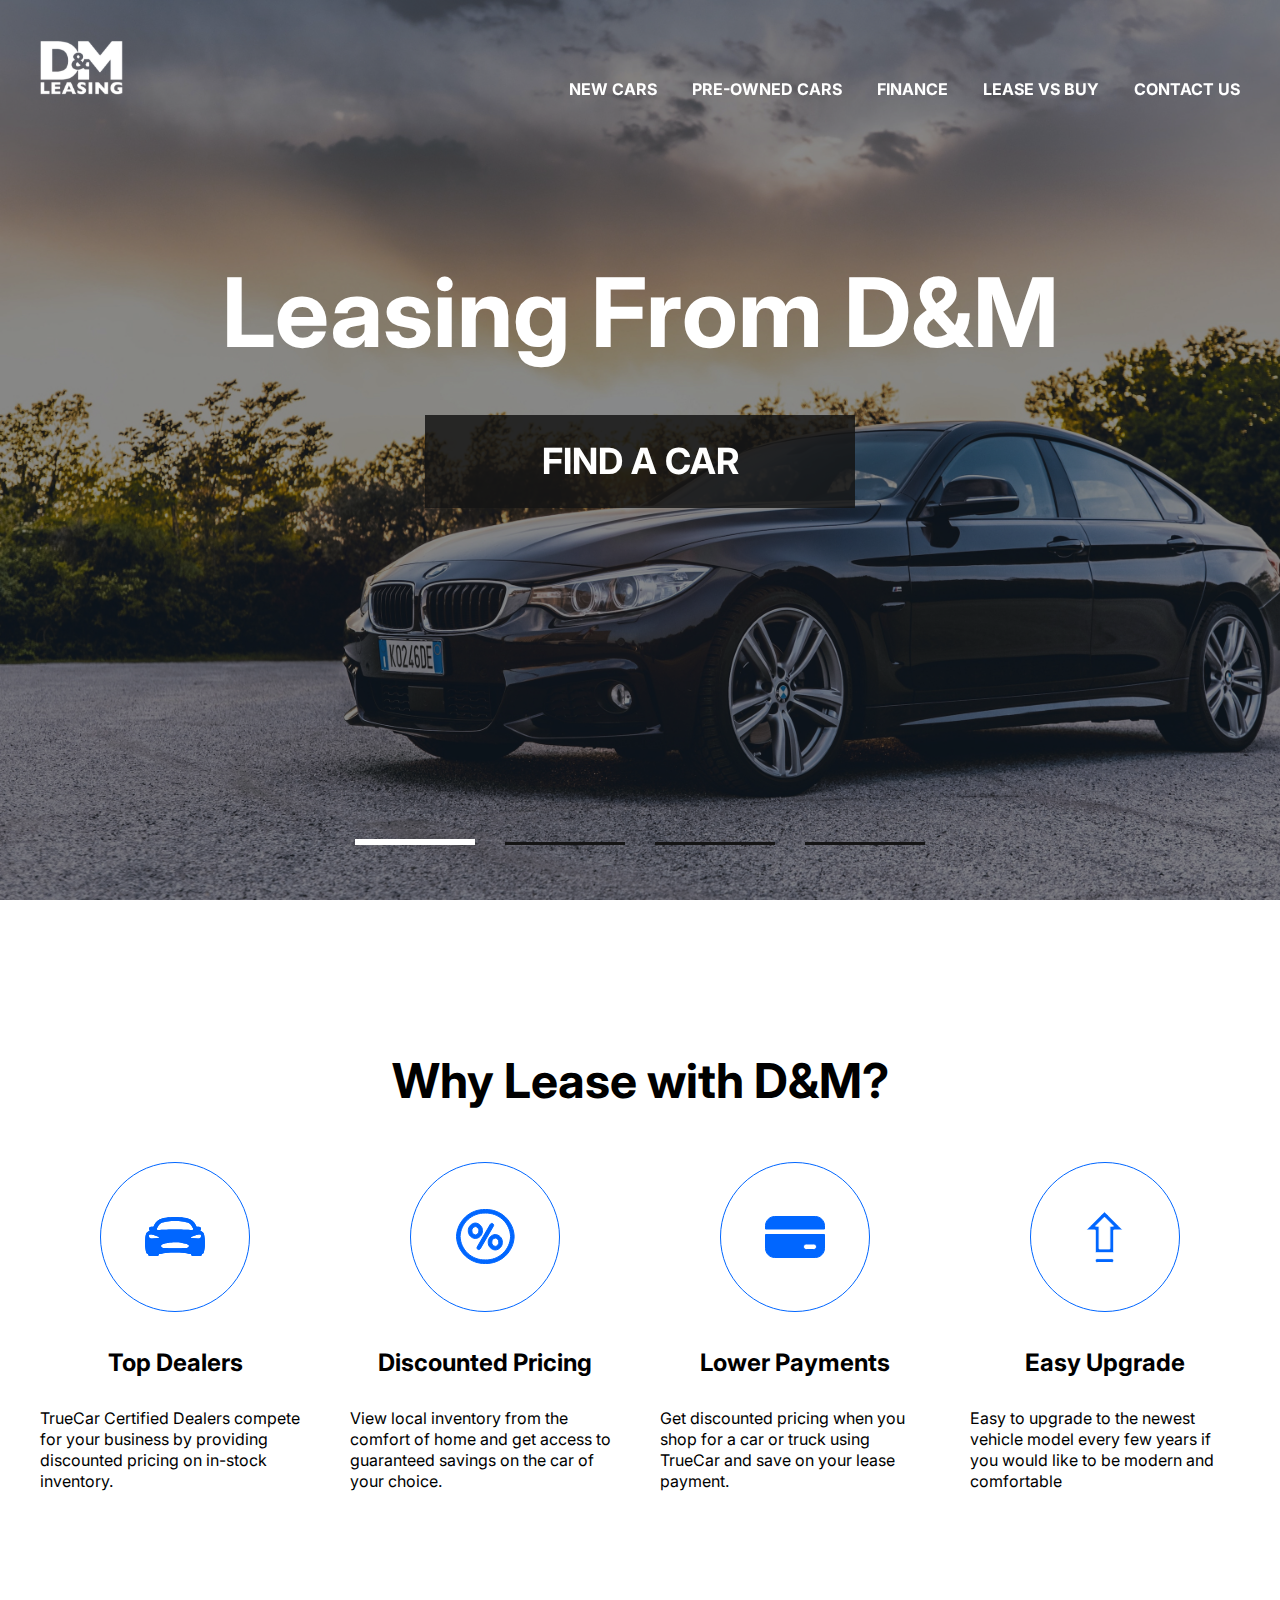
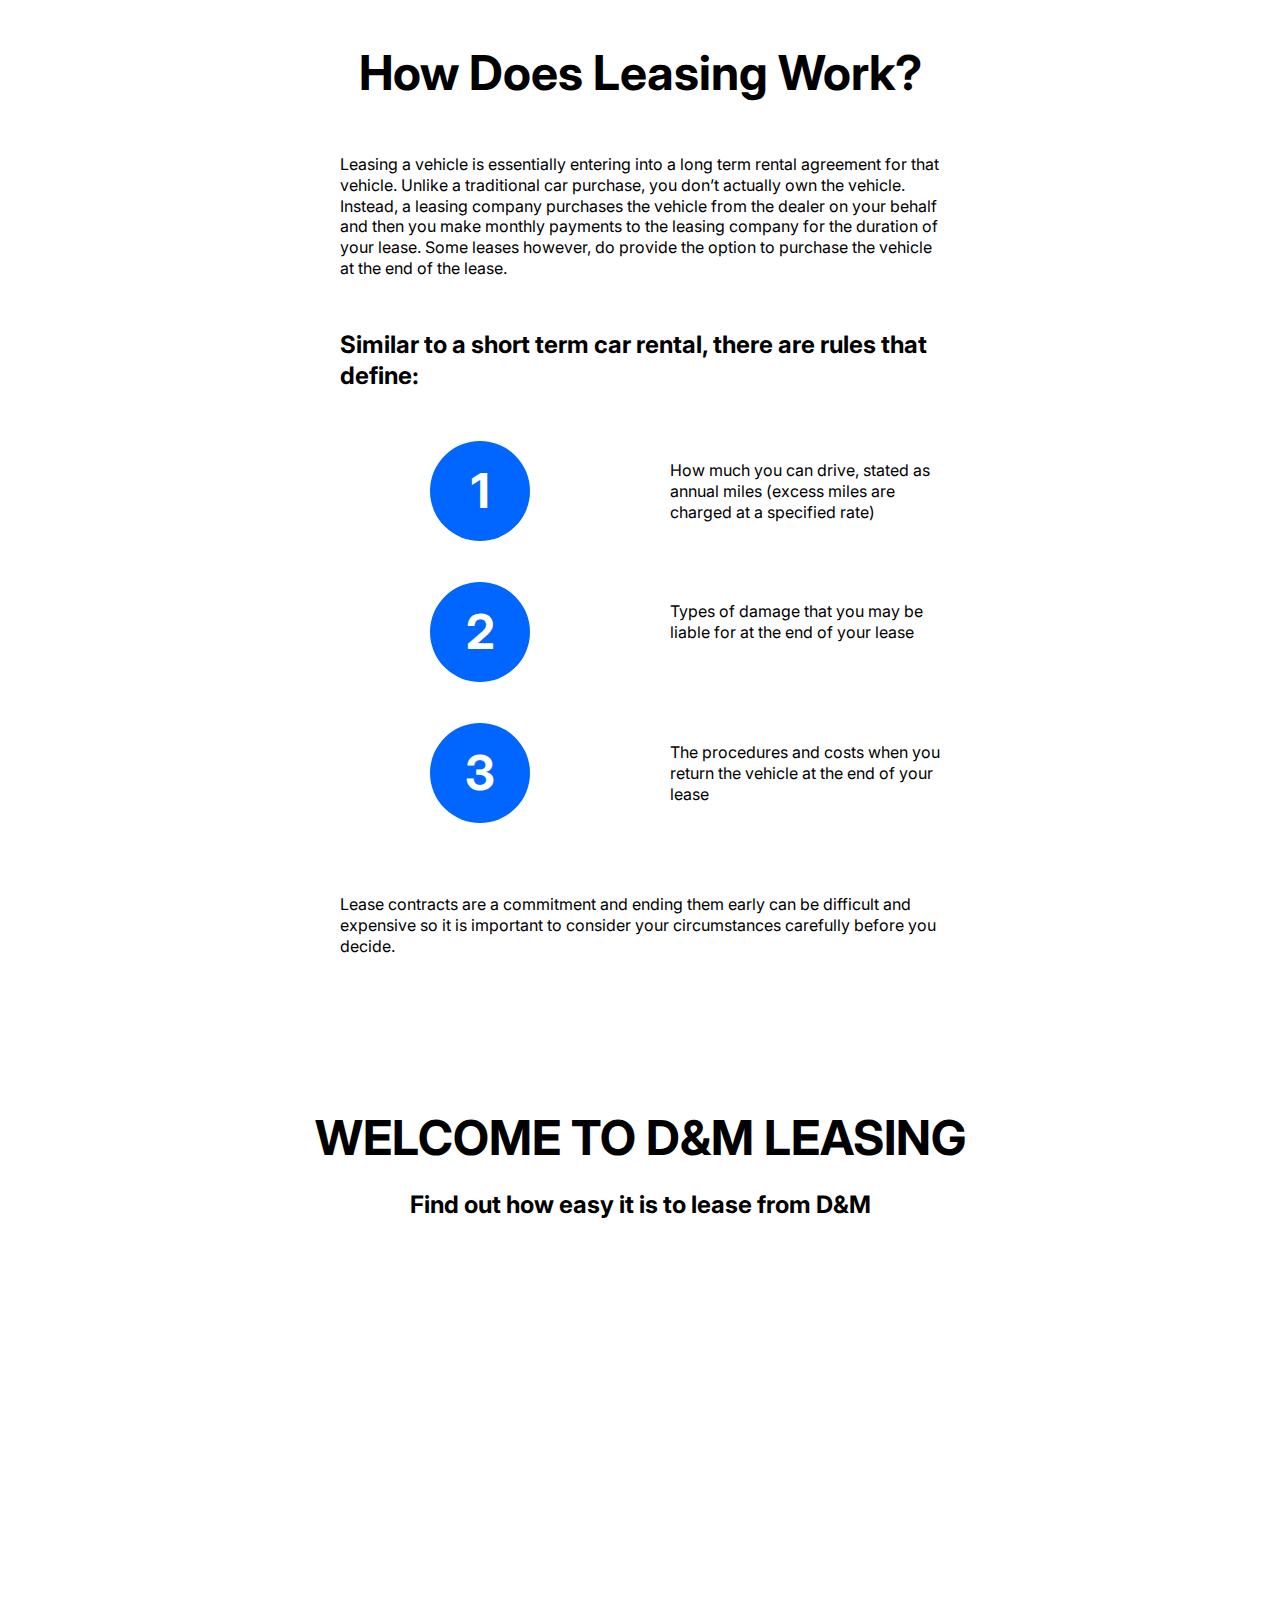
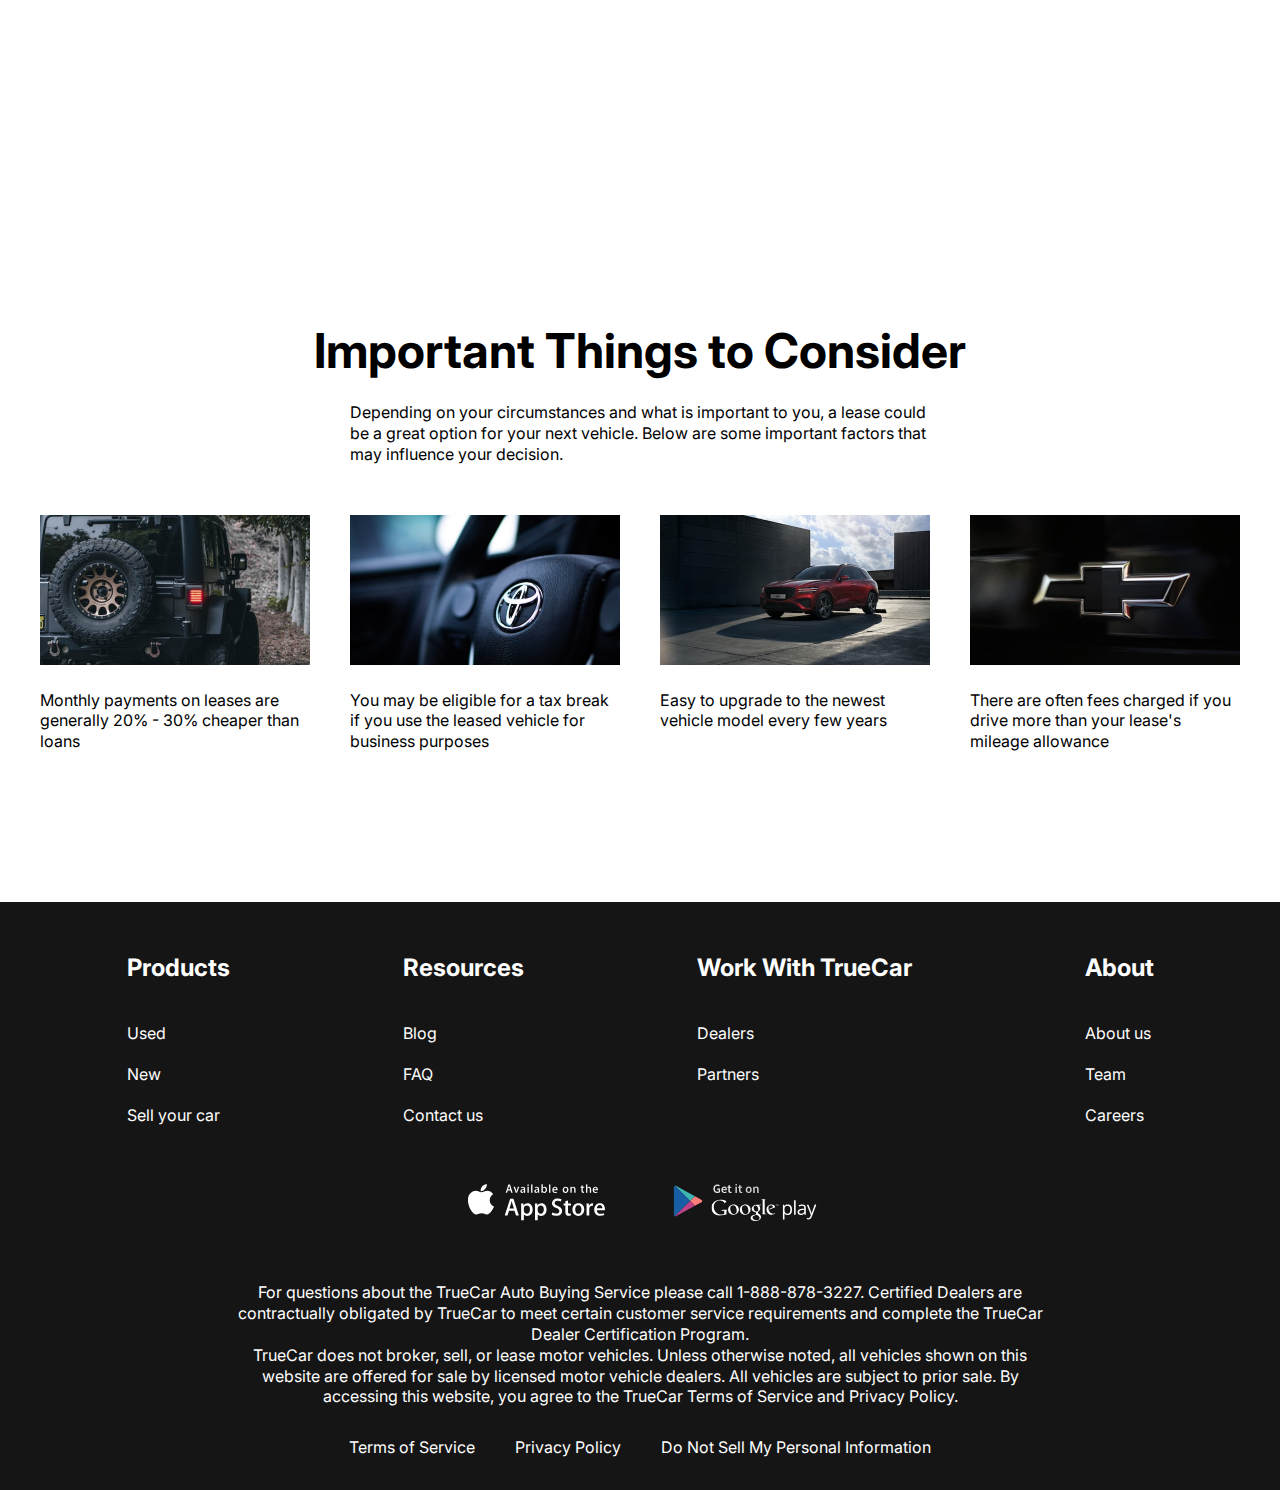
<file: index.html>
<!DOCTYPE html>
<html lang="en">
  <head>
    <meta charset="UTF-8" />
    <meta name="viewport" content="width=device-width, initial-scale=1.0" />
    <title>Document</title>
    <link rel="preconnect" href="https://fonts.googleapis.com" />
    <link rel="preconnect" href="https://fonts.gstatic.com" crossorigin />
    <link
      href="https://fonts.googleapis.com/css2?family=Inter:wght@400;700&display=swap"
      rel="stylesheet"
    />
    <link
      rel="stylesheet"
      href="https://cdn.jsdelivr.net/npm/swiper@10/swiper-bundle.min.css"
    />
    <link rel="stylesheet" href="css/style.css" />
  </head>
  <body>
    <div class="wrapper">
      <header class="header header-main">
        <div class="container">
          <div class="header__inner">
            <a class="logo" href="index.html">
              <img src="images/logo.svg" alt="" class="logo__img" />
            </a>
            <nav class="menu">
                <button class="menu__btn">
                    <span></span>
                    <span></span>
                    <span></span>
                </button>
              <ul class="menu__list">
                <li class="menu__list-item">
                  <a href="new-cars.html" class="menu__list-link">NEW CARS</a>
                </li>
                <li class="menu__list-item">
                  <a href="#" class="menu__list-link">PRE-OWNED CARS</a>
                </li>
                <li class="menu__list-item">
                  <a href="#" class="menu__list-link">FINANCE</a>
                </li>
                <li class="menu__list-item">
                  <a href="#" class="menu__list-link">LEASE VS BUY</a>
                </li>
                <li class="menu__list-item">
                  <a href="contacts.html" class="menu__list-link">CONTACT US</a>
                </li>
              </ul>
            </nav>
          </div>
        </div>
      </header>

      <main class="main">
        <section class="top">
          <div class="container">
            <h1 class="title">Leasing From D&M</h1>
            <a href="new-cars.html" class="top__link"> FIND A CAR </a>
          </div>
        </section>
        <div class="slider">
          <div class="swiper">
            <div class="swiper-wrapper">
              <div
                class="swiper-slide"
                style="background-image: url(images/slide-1.jpg)"
              ></div>
              <div
                class="swiper-slide"
                style="background-image: url(images/slide-2.jpg)"
              ></div>
              <div
                class="swiper-slide"
                style="background-image: url(images/slide-1.jpg)"
              ></div>
              <div
                class="swiper-slide"
                style="background-image: url(images/slide-2.jpg)"
              ></div>
            </div>
            <div class="swiper-pagination"></div>
          </div>
        </div>
        <section class="why-lease">
          <div class="container">
            <h2 class="section-title">Why Lease with D&M?</h2>
            <ul class="why-lease__list">
              <li class="why-lease__item">
                <img
                  src="images/why-lease-1.svg"
                  alt=""
                  class="why-lease__item-img"
                />
                <h3 class="why-lease__item-title">Top Dealers</h3>
                <p class="why-lease__item-text">
                  TrueCar Certified Dealers compete for your business by
                  providing discounted pricing on in-stock inventory.
                </p>
              </li>
              <li class="why-lease__item">
                <img
                  src="images/why-lease-2.svg"
                  alt=""
                  class="why-lease__item-img"
                />
                <h3 class="why-lease__item-title">Discounted Pricing</h3>
                <p class="why-lease__item-text">
                  View local inventory from the comfort of home and get access
                  to guaranteed savings on the car of your choice.
                </p>
              </li>
              <li class="why-lease__item">
                <img
                  src="images/why-lease-3.svg"
                  alt=""
                  class="why-lease__item-img"
                />
                <h3 class="why-lease__item-title">Lower Payments</h3>
                <p class="why-lease__item-text">
                  Get discounted pricing when you shop for a car or truck using
                  TrueCar and save on your lease payment.
                </p>
              </li>
              <li class="why-lease__item">
                <img
                  src="images/why-lease-4.svg"
                  alt=""
                  class="why-lease__item-img"
                />
                <h3 class="why-lease__item-title">Easy Upgrade</h3>
                <p class="why-lease__item-text">
                  Easy to upgrade to the newest vehicle model every few years if
                  you would like to be modern and comfortable
                </p>
              </li>
            </ul>
          </div>
        </section>
        <section class="how-does">
          <div class="container">
            <div class="how-does__inner">
              <h2 class="section-title">How Does Leasing Work?</h2>
              <p class="how-does__text">
                Leasing a vehicle is essentially entering into a long term
                rental agreement for that vehicle. Unlike a traditional car
                purchase, you don’t actually own the vehicle. Instead, a leasing
                company purchases the vehicle from the dealer on your behalf and
                then you make monthly payments to the leasing company for the
                duration of your lease. Some leases however, do provide the
                option to purchase the vehicle at the end of the lease.
              </p>
              <h4 class="how-does__title">
                Similar to a short term car rental, there are rules that define:
              </h4>
              <ol class="how-does__list">
                <li class="how-does__item">
                  How much you can drive, stated as annual miles (excess miles
                  are charged at a specified rate)
                </li>
                <li class="how-does__item">
                  Types of damage that you may be liable for at the end of your
                  lease
                </li>
                <li class="how-does__item">
                  The procedures and costs when you return the vehicle at the
                  end of your lease
                </li>
              </ol>
              <p class="how-does__text">
                Lease contracts are a commitment and ending them early can be
                difficult and expensive so it is important to consider your
                circumstances carefully before you decide.
              </p>
            </div>
          </div>
        </section>
        <section class="video">
          <div class="container">
            <h2 class="section-title video__title">WELCOME TO D&M LEASING</h2>
            <p class="video__text">Find out how easy it is to lease from D&M</p>
            <iframe
              class="video__content"
              width="1000"
              height="500"
              src="https://www.youtube.com/embed/WL2juWE-fD0?controls=0"
              title="YouTube video player"
              frameborder="0"
              allow="accelerometer; autoplay; clipboard-write; encrypted-media; gyroscope; picture-in-picture; web-share"
              allowfullscreen
            ></iframe>
          </div>
        </section>
        <section class="important">
          <div class="container">
            <h2 class="section-title important__title">
              Important Things to Consider
            </h2>
            <p class="important__text">
              Depending on your circumstances and what is important to you, a
              lease could be a great option for your next vehicle. Below are
              some important factors that may influence your decision.
            </p>
            <ul class="important__list">
              <li class="important__item">
                <img
                  src="images/imp-1.jpg"
                  alt=""
                  class="important__item-img"
                />
                <p class="important__item-text">
                  Monthly payments on leases are generally 20% - 30% cheaper
                  than loans
                </p>
              </li>
              <li class="important__item">
                <img
                  src="images/imp-2.jpg"
                  alt=""
                  class="important__item-img"
                />
                <p class="important__item-text">
                  You may be eligible for a tax break if you use the leased
                  vehicle for business purposes
                </p>
              </li>
              <li class="important__item">
                <img
                  src="images/imp-3.jpg"
                  alt=""
                  class="important__item-img"
                />
                <p class="important__item-text">
                  Easy to upgrade to the newest vehicle model every few years
                </p>
              </li>
              <li class="important__item">
                <img
                  src="images/imp-4.jpg"
                  alt=""
                  class="important__item-img"
                />
                <p class="important__item-text">
                  There are often fees charged if you drive more than your
                  lease's mileage allowance
                </p>
              </li>
            </ul>
          </div>
        </section>
      </main>
      <footer class="footer">
        <div class="container">
          <nav class="footer__menu">
            <ul class="footer__menu-list">
              <li class="footer__menu-item">
                <p href="#" class="footer__menu-title">Products</p>
              </li>
              <li class="footer__menu-item">
                <a href="#" class="footer__menu-link">Used</a>
              </li>
              <li class="footer__menu-item">
                <a href="#" class="footer__menu-link">New</a>
              </li>
              <li class="footer__menu-item">
                <a href="#" class="footer__menu-link">Sell your car</a>
              </li>
            </ul>
            <ul class="footer__menu-list">
              <li class="footer__menu-item">
                <p href="#" class="footer__menu-title">Resources</p>
              </li>
              <li class="footer__menu-item">
                <a href="#" class="footer__menu-link">Blog</a>
              </li>
              <li class="footer__menu-item">
                <a href="#" class="footer__menu-link">FAQ</a>
              </li>
              <li class="footer__menu-item">
                <a href="#" class="footer__menu-link">Contact us</a>
              </li>
            </ul>
            <ul class="footer__menu-list">
              <li class="footer__menu-item">
                <p href="#" class="footer__menu-title">Work With TrueCar</p>
              </li>
              <li class="footer__menu-item">
                <a href="#" class="footer__menu-link">Dealers</a>
              </li>
              <li class="footer__menu-item">
                <a href="#" class="footer__menu-link">Partners</a>
              </li>
            </ul>
            <ul class="footer__menu-list">
              <li class="footer__menu-item">
                <p href="#" class="footer__menu-title">About</p>
              </li>
              <li class="footer__menu-item">
                <a href="#" class="footer__menu-link">About us</a>
              </li>
              <li class="footer__menu-item">
                <a href="#" class="footer__menu-link">Team</a>
              </li>
              <li class="footer__menu-item">
                <a href="#" class="footer__menu-link">Careers</a>
              </li>
            </ul>
          </nav>
          <ul class="app">
            <li class="app__item">
              <a href="#" class="app__item-link">
                <img src="images/appstore.svg" alt="" class="app__item-img" />
              </a>
            </li>
            <li class="app__item">
              <a href="#" class="app__item-link">
                <img src="images/googleplay.svg" alt="" class="app__item-img" />
              </a>
            </li>
          </ul>
          <div class="footer__copy">
            <p class="footer__copy-text">
              For questions about the TrueCar Auto Buying Service please call
              1-888-878-3227. Certified Dealers are contractually obligated by
              TrueCar to meet certain customer service requirements and complete
              the TrueCar Dealer Certification Program.
            </p>
            <p class="footer__copy-text">
              TrueCar does not broker, sell, or lease motor vehicles. Unless
              otherwise noted, all vehicles shown on this website are offered
              for sale by licensed motor vehicle dealers. All vehicles are
              subject to prior sale. By accessing this website, you agree to the
              TrueCar Terms of Service and Privacy Policy.
            </p>
          </div>
          <nav class="copy__nav">
            <ul class="copy__nav-list">
              <li class="copy__nav-item">
                <a href="#" class="copy__nav-link"> Terms of Service </a>
              </li>
              <li class="copy__nav-item">
                Privacy Policy
                <a href="#" class="copy__nav-link"></a>
              </li>
              <li class="copy__nav-item">
                <a href="#" class="copy__nav-link"
                  >Do Not Sell My Personal Information</a
                >
              </li>
            </ul>
          </nav>
        </div>
      </footer>
    </div>
    <script src="https://cdn.jsdelivr.net/npm/swiper@10/swiper-bundle.min.js"></script>
    <script src="js/main.js"></script>
  </body>
</html>
</file>
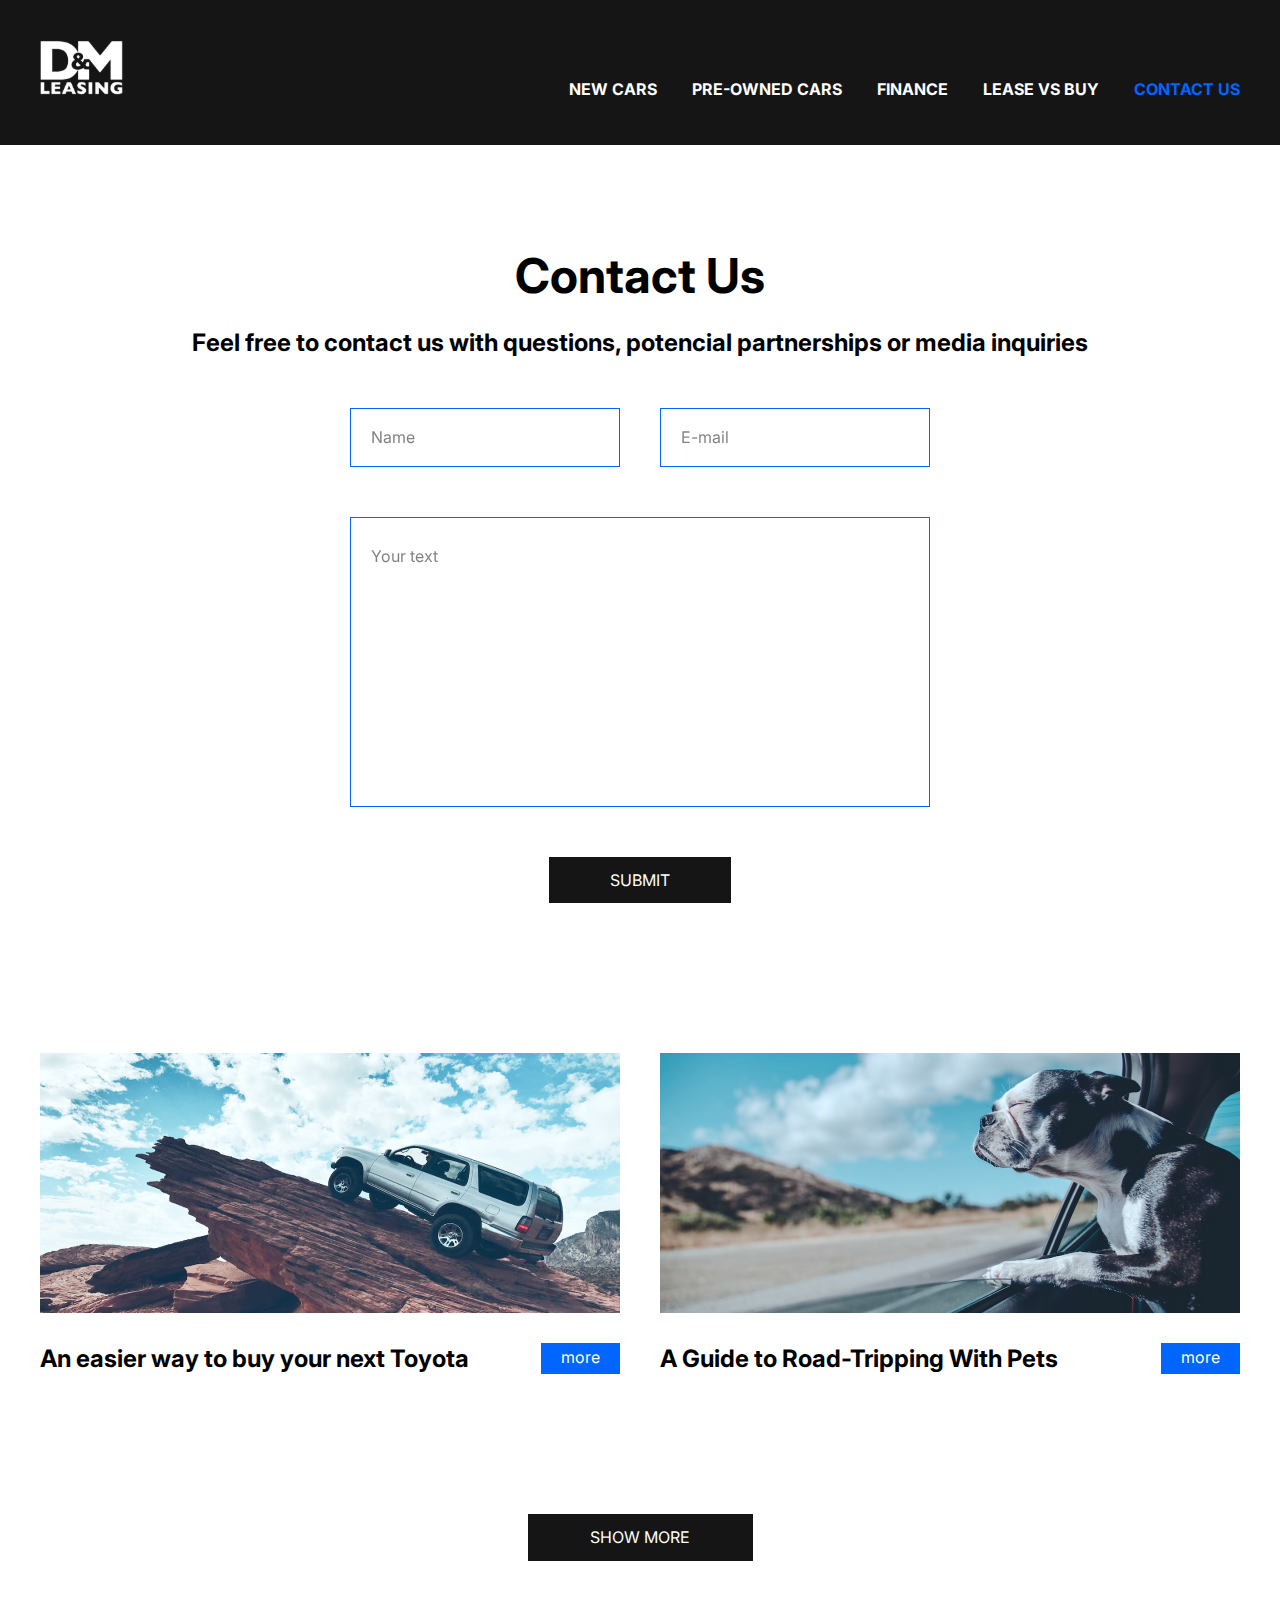
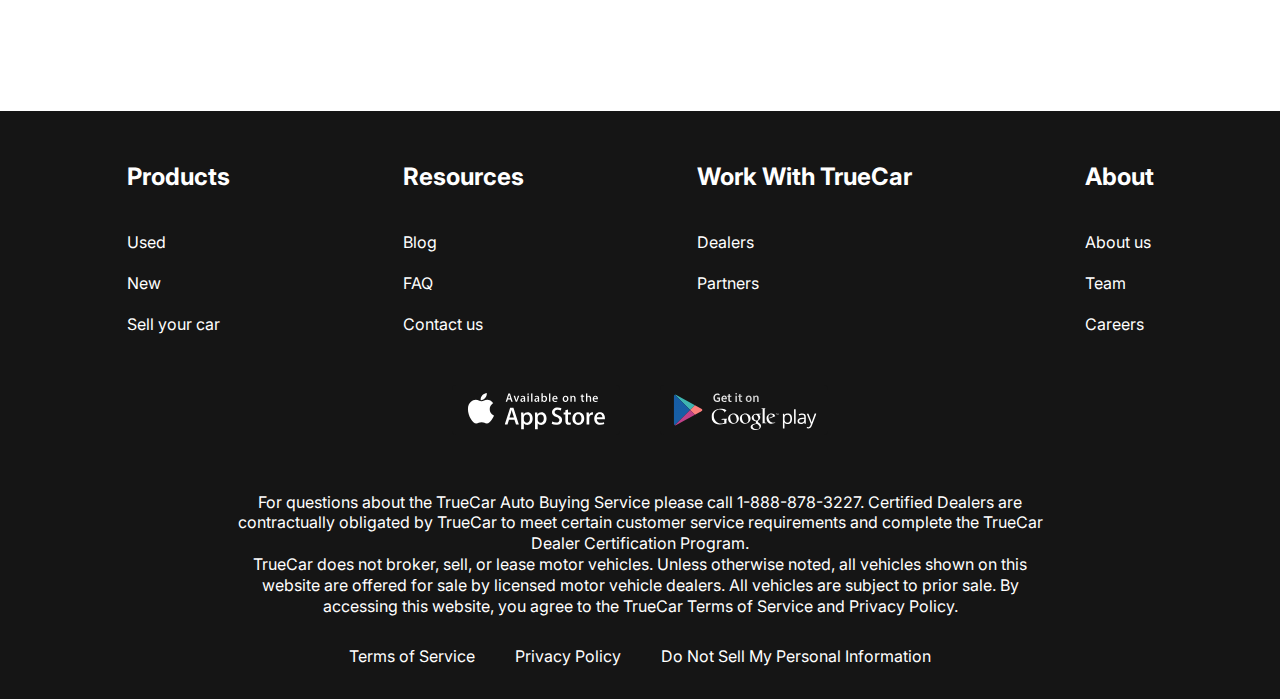
<file: contacts.html>
<!DOCTYPE html>
<html lang="en">
  <head>
    <meta charset="UTF-8" />
    <meta name="viewport" content="width=device-width, initial-scale=1.0" />
    <title>Document</title>
    <link rel="preconnect" href="https://fonts.googleapis.com" />
    <link rel="preconnect" href="https://fonts.gstatic.com" crossorigin />
    <link
      href="https://fonts.googleapis.com/css2?family=Inter:wght@400;700&display=swap"
      rel="stylesheet"
    />
    <link rel="stylesheet" href="css/style.css" />
  </head>
  <body>
    <div class="wrapper">
      <header class="header">
        <div class="container">
          <div class="header__inner">
            <a class="logo" href="index.html">
              <img src="images/logo.svg" alt="" class="logo__img" />
            </a>
            <nav class="menu">
              <button class="menu__btn">
                <span></span>
                <span></span>
                <span></span>
              </button>
              <ul class="menu__list">
                <li class="menu__list-item">
                  <a href="new-cars.html" class="menu__list-link">NEW CARS</a>
                </li>
                <li class="menu__list-item">
                  <a href="#" class="menu__list-link">PRE-OWNED CARS</a>
                </li>
                <li class="menu__list-item">
                  <a href="#" class="menu__list-link">FINANCE</a>
                </li>
                <li class="menu__list-item">
                  <a href="#" class="menu__list-link">LEASE VS BUY</a>
                </li>
                <li class="menu__list-item">
                  <a href="#" class="menu__list-link menu__list-link--active"
                    >CONTACT US</a
                  >
                </li>
              </ul>
            </nav>
          </div>
        </div>
      </header>

      <main class="main">
        <section class="contacts">
          <div class="container">
            <h2 class="section-title contacts__title">Contact Us</h2>
            <p class="contacts__text">
              Feel free to contact us with questions, potencial partnerships or
              media inquiries
            </p>
            <form action="#" class="form">
              <input type="text" class="form__input" placeholder="Name" />
              <input type="email" class="form__input" placeholder="E-mail" />
              <textarea
                class="form__textarea"
                placeholder="Your text"
              ></textarea>
              <button class="form__btn" type="submit">SUBMIT</button>
            </form>
          </div>
        </section>
        <section class="blog">
          <div class="container">
            <div class="blog__items">
              <div class="blog__item">
                <img src="images/blog-1.jpg" alt="" class="blog__item-img" />
                <h4 class="blog__item-title">
                  An easier way to buy your next Toyota
                </h4>
                <a href="#" class="blog__item-link">more</a>
              </div>
              <div class="blog__item">
                <img src="images/blog-2.jpg" alt="" class="blog__item-img" />
                <h4 class="blog__item-title">
                  A Guide to Road-Tripping With Pets
                </h4>
                <a href="#" class="blog__item-link">more</a>
              </div>
            </div>
            <a href="#" class="showmore-link">SHOW MORE</a>
          </div>
        </section>
      </main>
      <footer class="footer">
        <div class="container">
          <nav class="footer__menu">
            <ul class="footer__menu-list">
              <li class="footer__menu-item">
                <p href="#" class="footer__menu-title">Products</p>
              </li>
              <li class="footer__menu-item">
                <a href="#" class="footer__menu-link">Used</a>
              </li>
              <li class="footer__menu-item">
                <a href="#" class="footer__menu-link">New</a>
              </li>
              <li class="footer__menu-item">
                <a href="#" class="footer__menu-link">Sell your car</a>
              </li>
            </ul>
            <ul class="footer__menu-list">
              <li class="footer__menu-item">
                <p href="#" class="footer__menu-title">Resources</p>
              </li>
              <li class="footer__menu-item">
                <a href="#" class="footer__menu-link">Blog</a>
              </li>
              <li class="footer__menu-item">
                <a href="#" class="footer__menu-link">FAQ</a>
              </li>
              <li class="footer__menu-item">
                <a href="#" class="footer__menu-link">Contact us</a>
              </li>
            </ul>
            <ul class="footer__menu-list">
              <li class="footer__menu-item">
                <p href="#" class="footer__menu-title">Work With TrueCar</p>
              </li>
              <li class="footer__menu-item">
                <a href="#" class="footer__menu-link">Dealers</a>
              </li>
              <li class="footer__menu-item">
                <a href="#" class="footer__menu-link">Partners</a>
              </li>
            </ul>
            <ul class="footer__menu-list">
              <li class="footer__menu-item">
                <p href="#" class="footer__menu-title">About</p>
              </li>
              <li class="footer__menu-item">
                <a href="#" class="footer__menu-link">About us</a>
              </li>
              <li class="footer__menu-item">
                <a href="#" class="footer__menu-link">Team</a>
              </li>
              <li class="footer__menu-item">
                <a href="#" class="footer__menu-link">Careers</a>
              </li>
            </ul>
          </nav>
          <ul class="app">
            <li class="app__item">
              <a href="#" class="app__item-link">
                <img src="images/appstore.svg" alt="" class="app__item-img" />
              </a>
            </li>
            <li class="app__item">
              <a href="#" class="app__item-link">
                <img src="images/googleplay.svg" alt="" class="app__item-img" />
              </a>
            </li>
          </ul>
          <div class="footer__copy">
            <p class="footer__copy-text">
              For questions about the TrueCar Auto Buying Service please call
              1-888-878-3227. Certified Dealers are contractually obligated by
              TrueCar to meet certain customer service requirements and complete
              the TrueCar Dealer Certification Program.
            </p>
            <p class="footer__copy-text">
              TrueCar does not broker, sell, or lease motor vehicles. Unless
              otherwise noted, all vehicles shown on this website are offered
              for sale by licensed motor vehicle dealers. All vehicles are
              subject to prior sale. By accessing this website, you agree to the
              TrueCar Terms of Service and Privacy Policy.
            </p>
          </div>
          <nav class="copy__nav">
            <ul class="copy__nav-list">
              <li class="copy__nav-item">
                <a href="#" class="copy__nav-link"> Terms of Service </a>
              </li>
              <li class="copy__nav-item">
                Privacy Policy
                <a href="#" class="copy__nav-link"></a>
              </li>
              <li class="copy__nav-item">
                <a href="#" class="copy__nav-link"
                  >Do Not Sell My Personal Information</a
                >
              </li>
            </ul>
          </nav>
        </div>
      </footer>
    </div>
    <script src="js/main.js"></script>
  </body>
</html>
</file>
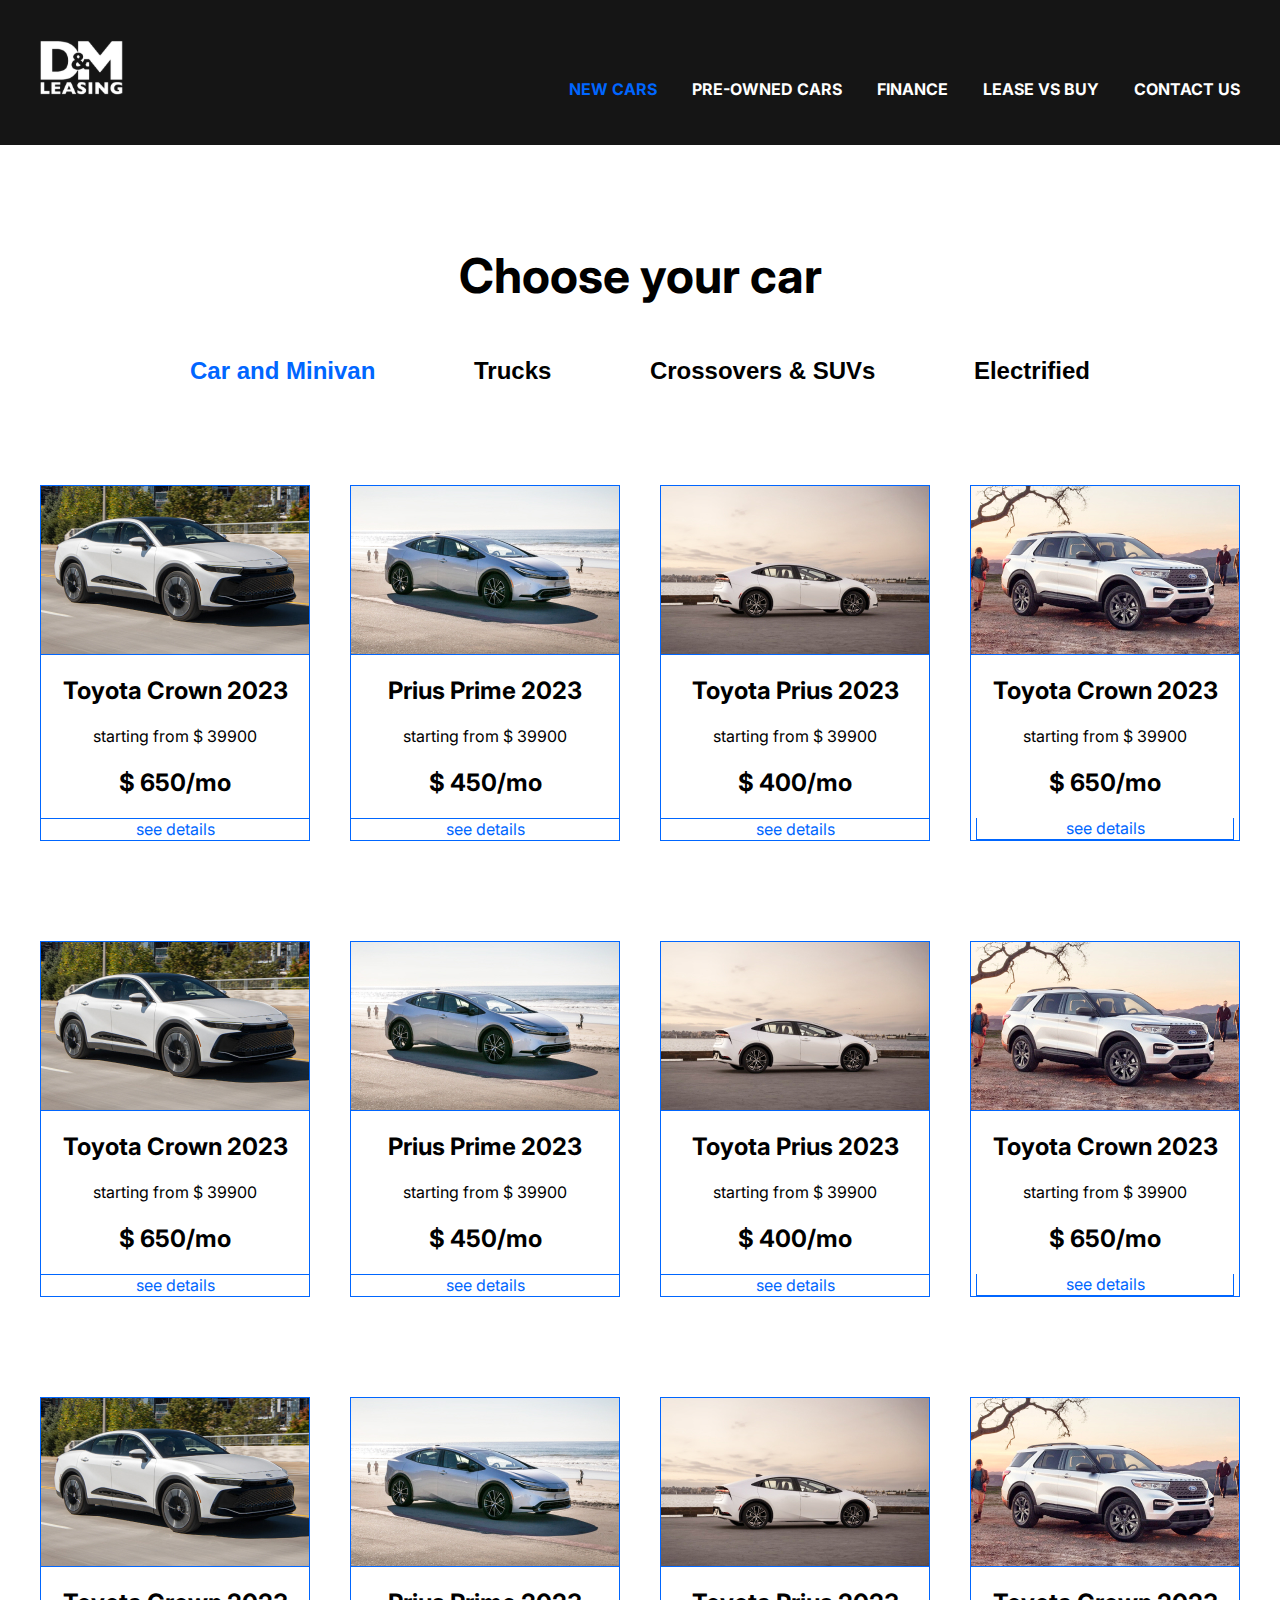
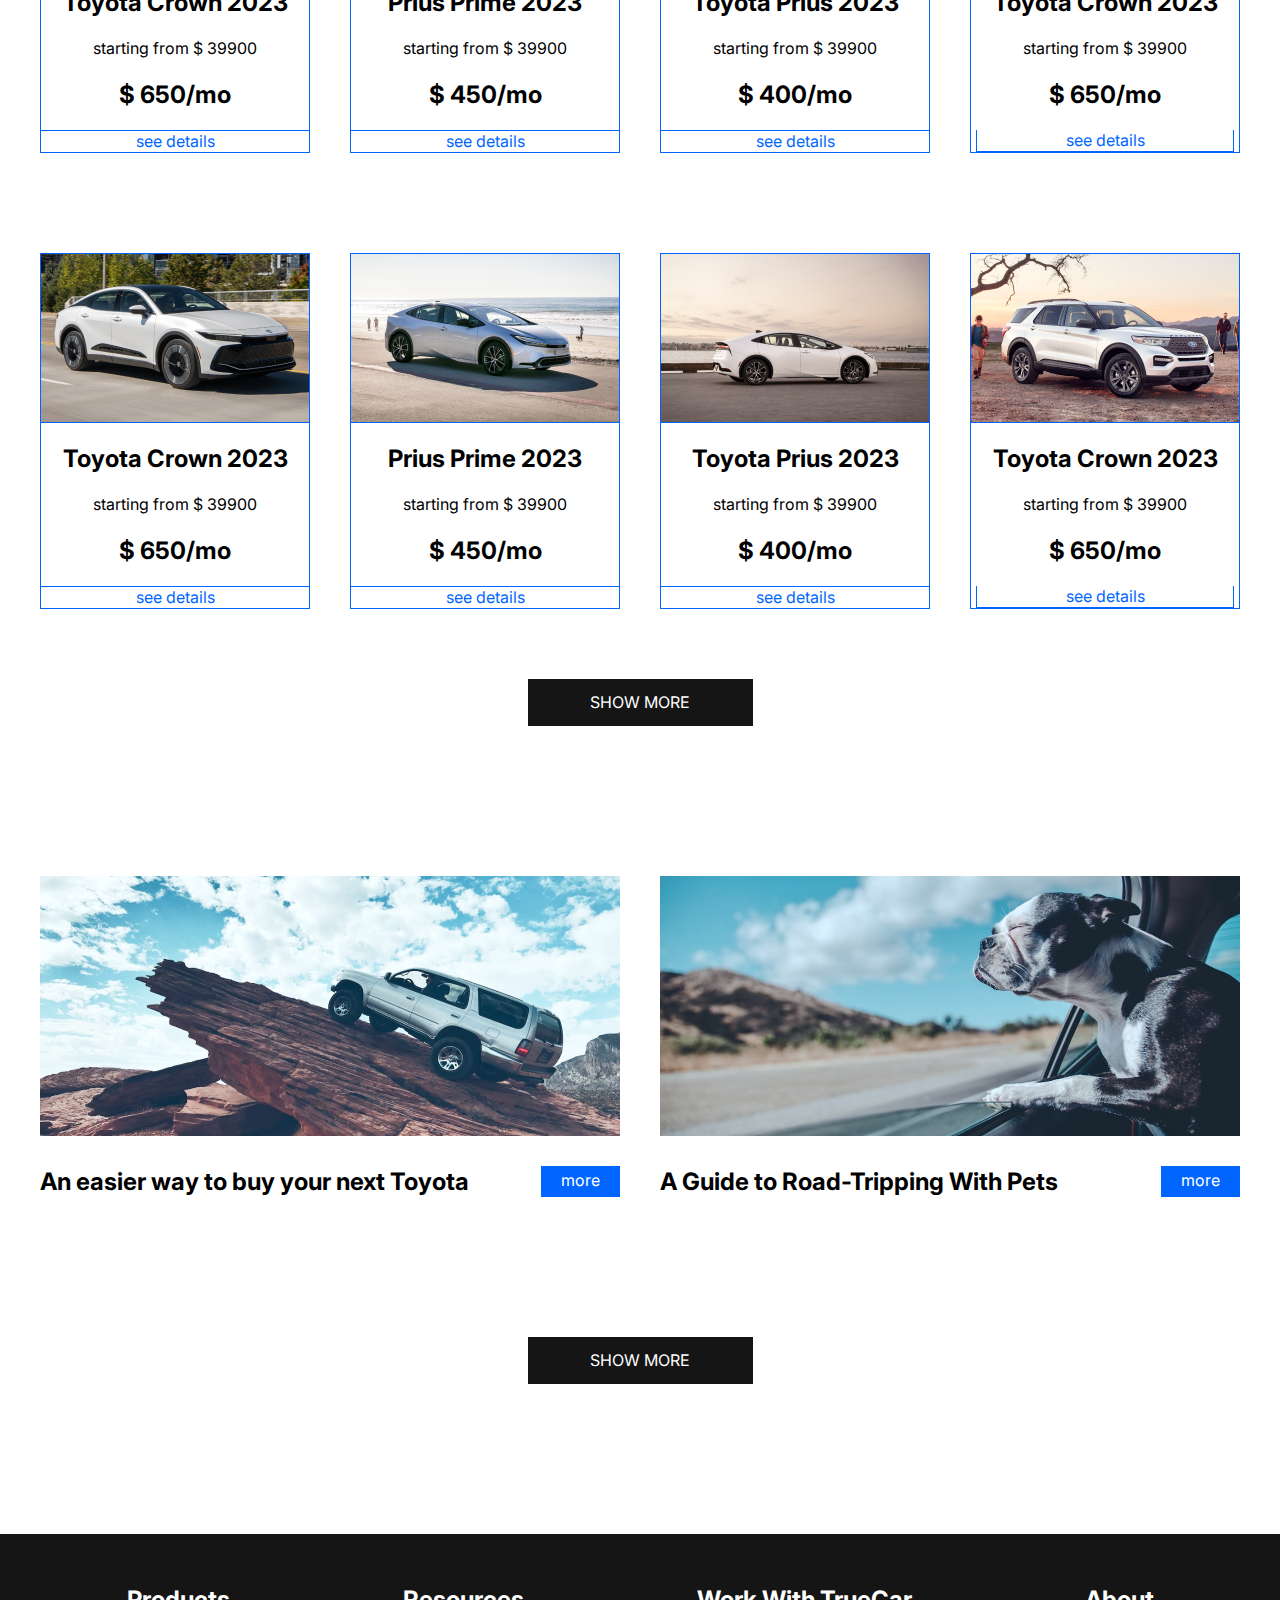
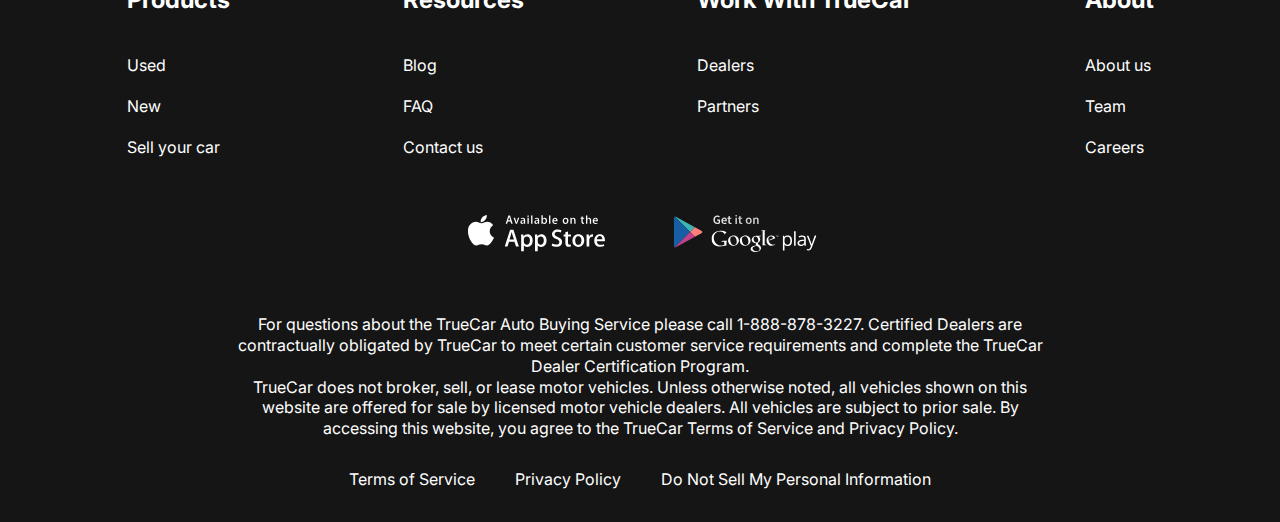
<file: new-cars.html>
<!DOCTYPE html>
<html lang="en">
  <head>
    <meta charset="UTF-8" />
    <meta name="viewport" content="width=device-width, initial-scale=1.0" />
    <title>Document</title>
    <link rel="preconnect" href="https://fonts.googleapis.com" />
    <link rel="preconnect" href="https://fonts.gstatic.com" crossorigin />
    <link
      href="https://fonts.googleapis.com/css2?family=Inter:wght@400;700&display=swap"
      rel="stylesheet"
    />
    <link rel="stylesheet" href="css/style.css" />
  </head>
  <body>
    <div class="wrapper">
      <header class="header">
        <div class="container">
          <div class="header__inner">
            <a class="logo" href="index.html">
              <img src="images/logo.svg" alt="" class="logo__img" />
            </a>
            <nav class="menu">
              <button class="menu__btn">
                    <span></span>
                    <span></span>
                    <span></span>
                </button>
              <ul class="menu__list">
                <li class="menu__list-item">
                  <a href="#" class="menu__list-link menu__list-link--active"
                    >NEW CARS</a
                  >
                </li>
                <li class="menu__list-item">
                  <a href="#" class="menu__list-link">PRE-OWNED CARS</a>
                </li>
                <li class="menu__list-item">
                  <a href="#" class="menu__list-link">FINANCE</a>
                </li>
                <li class="menu__list-item">
                  <a href="#" class="menu__list-link">LEASE VS BUY</a>
                </li>
                <li class="menu__list-item">
                  <a href="contacts.html" class="menu__list-link">CONTACT US</a>
                </li>
              </ul>
            </nav>
          </div>
        </div>
      </header>

      <main class="main">
        <section class="choose">
          <div class="container">
            <h2 class="section-title">Choose your car</h2>
            <div class="tabs">
              <div class="tabs__btn">
                <button class="tabs__btn-item tabs__btn-item--active" data-button="content-1">
                  Car and Minivan</button
                ><button class="tabs__btn-item" data-button="content-2">Trucks</button
                ><button class="tabs__btn-item" data-button="content-3">Crossovers & SUVs</button
                ><button class="tabs__btn-item" data-button="content-4">Electrified</button>
              </div>
              <div class="tabs__content">
                <div class="tabs__content-item tabs__content-item--active" id="content-1">
                  <div class="card">
                    <img src="images/card-1.jpg" alt="" class="card__img" />
                    <div class="card__content">
                      <h4 class="card__title">Toyota Crown 2023</h4>
                      <p class="card__text">starting from $ 39900</p>
                      <p class="card__price">$ 650/mo</p>
                    </div>

                    <a href="#" class="card__link">see details</a>
                  </div>
                  <div class="card">
                    <img src="images/card-2.jpg" alt="" class="card__img" />
                    <div class="card__content">
                    <h4 class="card__title">Prius Prime 2023</h4>
                    <p class="card__text">starting from $ 39900</p>
                    <p class="card__price">$ 450/mo</p>
                    </div>
                    <a href="#" class="card__link">see details</a>
                  </div>
                  <div class="card">
                    <img src="images/card-3.jpg" alt="" class="card__img" />
                    <div class="card__content">
                    <h4 class="card__title">Toyota Prius 2023</h4>
                    <p class="card__text">starting from $ 39900</p>
                    <p class="card__price">$ 400/mo</p>
                    </div>
                    <a href="#" class="card__link">see details</a>
                  </div>
                  <div class="card">
                    <img src="images/card-4.jpg" alt="" class="card__img" />
                    <div class="card__content">
                    <h4 class="card__title">Toyota Crown 2023</h4>
                    <p class="card__text">starting from $ 39900</p>
                    <p class="card__price">$ 650/mo</p>
                    <a href="#" class="card__link">see details</a>
                  </div>
                </div>
                <div class="card">
                    <img src="images/card-1.jpg" alt="" class="card__img" />
                    <div class="card__content">
                      <h4 class="card__title">Toyota Crown 2023</h4>
                      <p class="card__text">starting from $ 39900</p>
                      <p class="card__price">$ 650/mo</p>
                    </div>

                    <a href="#" class="card__link">see details</a>
                  </div>
                  <div class="card">
                    <img src="images/card-2.jpg" alt="" class="card__img" />
                    <div class="card__content">
                    <h4 class="card__title">Prius Prime 2023</h4>
                    <p class="card__text">starting from $ 39900</p>
                    <p class="card__price">$ 450/mo</p>
                    </div>
                    <a href="#" class="card__link">see details</a>
                  </div>
                  <div class="card">
                    <img src="images/card-3.jpg" alt="" class="card__img" />
                    <div class="card__content">
                    <h4 class="card__title">Toyota Prius 2023</h4>
                    <p class="card__text">starting from $ 39900</p>
                    <p class="card__price">$ 400/mo</p>
                    </div>
                    <a href="#" class="card__link">see details</a>
                  </div>
                  <div class="card">
                    <img src="images/card-4.jpg" alt="" class="card__img" />
                    <div class="card__content">
                    <h4 class="card__title">Toyota Crown 2023</h4>
                    <p class="card__text">starting from $ 39900</p>
                    <p class="card__price">$ 650/mo</p>
                    <a href="#" class="card__link">see details</a>
                  </div>
                </div>
                <div class="card">
                    <img src="images/card-1.jpg" alt="" class="card__img" />
                    <div class="card__content">
                      <h4 class="card__title">Toyota Crown 2023</h4>
                      <p class="card__text">starting from $ 39900</p>
                      <p class="card__price">$ 650/mo</p>
                    </div>

                    <a href="#" class="card__link">see details</a>
                  </div>
                  <div class="card">
                    <img src="images/card-2.jpg" alt="" class="card__img" />
                    <div class="card__content">
                    <h4 class="card__title">Prius Prime 2023</h4>
                    <p class="card__text">starting from $ 39900</p>
                    <p class="card__price">$ 450/mo</p>
                    </div>
                    <a href="#" class="card__link">see details</a>
                  </div>
                  <div class="card">
                    <img src="images/card-3.jpg" alt="" class="card__img" />
                    <div class="card__content">
                    <h4 class="card__title">Toyota Prius 2023</h4>
                    <p class="card__text">starting from $ 39900</p>
                    <p class="card__price">$ 400/mo</p>
                    </div>
                    <a href="#" class="card__link">see details</a>
                  </div>
                  <div class="card">
                    <img src="images/card-4.jpg" alt="" class="card__img" />
                    <div class="card__content">
                    <h4 class="card__title">Toyota Crown 2023</h4>
                    <p class="card__text">starting from $ 39900</p>
                    <p class="card__price">$ 650/mo</p>
                    <a href="#" class="card__link">see details</a>
                  </div>
                </div>
                <div class="card">
                    <img src="images/card-1.jpg" alt="" class="card__img" />
                    <div class="card__content">
                      <h4 class="card__title">Toyota Crown 2023</h4>
                      <p class="card__text">starting from $ 39900</p>
                      <p class="card__price">$ 650/mo</p>
                    </div>

                    <a href="#" class="card__link">see details</a>
                  </div>
                  <div class="card">
                    <img src="images/card-2.jpg" alt="" class="card__img" />
                    <div class="card__content">
                    <h4 class="card__title">Prius Prime 2023</h4>
                    <p class="card__text">starting from $ 39900</p>
                    <p class="card__price">$ 450/mo</p>
                    </div>
                    <a href="#" class="card__link">see details</a>
                  </div>
                  <div class="card">
                    <img src="images/card-3.jpg" alt="" class="card__img" />
                    <div class="card__content">
                    <h4 class="card__title">Toyota Prius 2023</h4>
                    <p class="card__text">starting from $ 39900</p>
                    <p class="card__price">$ 400/mo</p>
                    </div>
                    <a href="#" class="card__link">see details</a>
                  </div>
                  <div class="card">
                    <img src="images/card-4.jpg" alt="" class="card__img" />
                    <div class="card__content">
                    <h4 class="card__title">Toyota Crown 2023</h4>
                    <p class="card__text">starting from $ 39900</p>
                    <p class="card__price">$ 650/mo</p>
                    <a href="#" class="card__link">see details</a>
                  </div>
                </div>
                <div class="tabs__content-item" id="content-2">2</div>
                <div class="tabs__content-item" id="content-3">3</div>
                <div class="tabs__content-item" id="content-4">4</div>
              </div>
            </div>
            <a href="#" class="showmore-link">SHOW MORE</a>
          </div>
        </section>

        <section class="blog">
          <div class="container">
            <div class="blog__items">
              <div class="blog__item">
                <img src="images/blog-1.jpg" alt="" class="blog__item-img" />
                <h4 class="blog__item-title">
                  An easier way to buy your next Toyota
                </h4>
                <a href="#" class="blog__item-link">more</a>
              </div>
              <div class="blog__item">
                <img src="images/blog-2.jpg" alt="" class="blog__item-img" />
                <h4 class="blog__item-title">
                  A Guide to Road-Tripping With Pets
                </h4>
                <a href="#" class="blog__item-link">more</a>
              </div>
            </div>
            <a href="#" class="showmore-link">SHOW MORE</a>
          </div>
        </section>
      </main>
      <footer class="footer">
        <div class="container">
          <nav class="footer__menu">
            <ul class="footer__menu-list">
              <li class="footer__menu-item">
                <p href="#" class="footer__menu-title">Products</p>
              </li>
              <li class="footer__menu-item">
                <a href="#" class="footer__menu-link">Used</a>
              </li>
              <li class="footer__menu-item">
                <a href="#" class="footer__menu-link">New</a>
              </li>
              <li class="footer__menu-item">
                <a href="#" class="footer__menu-link">Sell your car</a>
              </li>
            </ul>
            <ul class="footer__menu-list">
              <li class="footer__menu-item">
                <p href="#" class="footer__menu-title">Resources</p>
              </li>
              <li class="footer__menu-item">
                <a href="#" class="footer__menu-link">Blog</a>
              </li>
              <li class="footer__menu-item">
                <a href="#" class="footer__menu-link">FAQ</a>
              </li>
              <li class="footer__menu-item">
                <a href="#" class="footer__menu-link">Contact us</a>
              </li>
            </ul>
            <ul class="footer__menu-list">
              <li class="footer__menu-item">
                <p href="#" class="footer__menu-title">Work With TrueCar</p>
              </li>
              <li class="footer__menu-item">
                <a href="#" class="footer__menu-link">Dealers</a>
              </li>
              <li class="footer__menu-item">
                <a href="#" class="footer__menu-link">Partners</a>
              </li>
            </ul>
            <ul class="footer__menu-list">
              <li class="footer__menu-item">
                <p href="#" class="footer__menu-title">About</p>
              </li>
              <li class="footer__menu-item">
                <a href="#" class="footer__menu-link">About us</a>
              </li>
              <li class="footer__menu-item">
                <a href="#" class="footer__menu-link">Team</a>
              </li>
              <li class="footer__menu-item">
                <a href="#" class="footer__menu-link">Careers</a>
              </li>
            </ul>
          </nav>
          <ul class="app">
            <li class="app__item">
              <a href="#" class="app__item-link">
                <img src="images/appstore.svg" alt="" class="app__item-img" />
              </a>
            </li>
            <li class="app__item">
              <a href="#" class="app__item-link">
                <img src="images/googleplay.svg" alt="" class="app__item-img" />
              </a>
            </li>
          </ul>
          <div class="footer__copy">
            <p class="footer__copy-text">
              For questions about the TrueCar Auto Buying Service please call
              1-888-878-3227. Certified Dealers are contractually obligated by
              TrueCar to meet certain customer service requirements and complete
              the TrueCar Dealer Certification Program.
            </p>
            <p class="footer__copy-text">
              TrueCar does not broker, sell, or lease motor vehicles. Unless
              otherwise noted, all vehicles shown on this website are offered
              for sale by licensed motor vehicle dealers. All vehicles are
              subject to prior sale. By accessing this website, you agree to the
              TrueCar Terms of Service and Privacy Policy.
            </p>
          </div>
          <nav class="copy__nav">
            <ul class="copy__nav-list">
              <li class="copy__nav-item">
                <a href="#" class="copy__nav-link"> Terms of Service </a>
              </li>
              <li class="copy__nav-item">
                Privacy Policy
                <a href="#" class="copy__nav-link"></a>
              </li>
              <li class="copy__nav-item">
                <a href="#" class="copy__nav-link"
                  >Do Not Sell My Personal Information</a
                >
              </li>
            </ul>
          </nav>
        </div>
      </footer>
    </div>
    <script src="js/main.js"></script>
  </body>
</html>
</file>
<file: css/style.css>
html {
    box-sizing: border-box;
}

*, *::after, *::before {
    box-sizing: inherit;
    margin: 0;
    padding: 0;
}

html, body {
    height: 100%;
}

ul {
    list-style: none;
}

a {
    text-decoration: none;
    color: inherit;
}

.section-title {
    margin-bottom: 50px;
    font-size: 48px;
    font-weight: 700;
    text-align: center;
}

.wrapper {
    min-height: 100%;
    display: flex;
    flex-direction: column;
}

.container {
    max-width: 1220px;
    margin: 0 auto;
    padding: 0 10px;
}

body {
    font-family: 'Inter', sans-serif;
    font-size: 16px;
    font-weight: 400;
    line-height: 1.3;
}

.header {
    background-color: #151515;
}

.header-main {
    background-color: transparent;
    position: absolute;
    z-index: 10;
    left: 0;
    right: 0;
}

.header__inner {
    padding-top: 40px;
    padding-bottom: 45px;
    display: flex;
    justify-content: space-between;
    align-items: flex-end;
}

.menu__list {
    display: flex;
    gap: 35px;
}

.menu__list-link {
    color: #fff;
    text-transform: uppercase;
    font-weight: 700;
}

.menu__list-link--active {
    color: #06F;
}

.footer {
    background-color: #151515;
    padding: 50px 0 32px;
    color: #fff;
}

.footer__menu {
    display: flex;
    justify-content: space-around;
    margin-bottom: 50px;
}

.footer__menu-list {
    max-width: 250px;
}

.footer__menu-title {
    font-size: 24px;
    font-weight: 700;
    padding-bottom: 20px;
}

.footer__menu-item + .footer__menu-item {
    padding-top: 20px;
}

.app {
    display: flex;
    justify-content: center;
    gap: 40px;
    margin-bottom: 52px;
}

.footer__copy {
    max-width: 806px;
    margin: 0 auto 30px;
    text-align: center;
}

.copy__nav-list {
    display: flex;
    justify-content: center;
    gap: 40px;
}

.main {
    flex-grow: 1;
}

.top {
    color: #fff;
    text-align: center;
    padding-top: 250px;
    padding-bottom: 50px;
    position: absolute;
    z-index: 5;
    left: 0;
    right: 0;
}

.title {
    padding-bottom: 40px;
    font-size: 96px;
    font-weight: 700;
}

.top__link {
    background-color: #151515d8;
    padding: 23px;
    max-width: 430px;
    width: 100%;
    display: inline-block;
    text-transform: uppercase;
    font-size: 36px;
    font-weight: 700;
    
}

.swiper::after {
    content: "";
    background: rgba(21, 21, 21, .5);
    position: absolute;
    z-index: 5;
    left: 0;
    right: 0;
    bottom: 0;
    top: 0;
}

.swiper-slide {
    background-repeat: no-repeat;
    background-size: cover;
    background-position: center;
    height: 100vh;
}

.swiper-pagination-bullet {
    width: 120px;
    height: 3px;
    background-color: #151515;
    border-radius: 0;
    opacity: 1;
    margin: 0 15px !important;
}

.swiper-pagination-bullets.swiper-pagination-horizontal {
    bottom: 50px;
}

.swiper-pagination-bullet-active {
    height: 6px;
    background-color: #fff;
}

.why-lease {
    padding: 150px 0;
}

.why-lease__list {
    display: grid;
    grid-template-columns: repeat(4, 1fr);
    gap: 40px;
    text-align: center;
}

.why-lease__item-img {
    margin-bottom: 30px;

}

.why-lease__item-title {
    margin-bottom: 30px;
    font-size: 24px;
    font-weight: 700;
}

.why-lease__item-text {
    text-align: left;
}

.how-does {
    padding-bottom: 150px;
}

.how-does__inner {
    max-width: 600px;
    margin: 0 auto;
}

.how-does__title {
    font-size: 24px;
    font-weight: 700;
    padding-top: 50px;
}

.how-does__list {
    padding: 50px 0 70px;
    counter-reset: myCounter;
}

.how-does__item {
    list-style-type: none;
    width: 270px;
    position: relative;
    margin-left: auto;
    box-sizing: content-box;
    padding: 19px 0 19px 240px;
    min-height: 63px;
}

.how-does__item + .how-does__item {
    margin-top: 40px;
}

.how-does__item::before {
    counter-increment: myCounter;
    content: counter(myCounter);
    display: flex;
    justify-content: center;
    align-items: center;
    font-size: 48px;
    font-weight: 700;
    background-color: #06F;
    width: 100px;
    height: 100px;
    border-radius: 50%;
    color: #fff;
    position: absolute;
    left: 0;
    top: 0;
}

.video {
    padding-bottom: 150px;
}

.video__title {
    margin-bottom: 20px;
}

.video__text {
    font-size: 24px;
    font-weight: 700;
    margin-bottom: 50px;
    text-align: center;
}

.video__content {
    display: block;
    margin: 0 auto;
}

.important {
    padding-bottom: 150px;
}

.important__title {
    margin-bottom: 20px;
}

.important__text {
    max-width: 580px;
    margin: 0 auto 50px;
}

.important__list {
    display: grid;
    grid-template-columns: repeat(4, 1fr);
    gap: 40px;
}

.important__item-img {
    margin-bottom: 20px;
}

.contacts {
    padding: 100px 0 150px;
}

.contacts__title {
    margin-bottom: 20px;
}

.contacts__text {
    text-align: center;
    font-weight: 700;
    font-size: 24px;
    margin-bottom: 50px;
    padding: 0 100px;
}

.form {
    max-width: 580px;
    margin: 0 auto;
    display: flex;
    justify-content: space-between;
    flex-wrap: wrap;
}

.form__input {
    width: 270px;
    padding: 18px 20px;
    display: inline-block;
    border: 1px solid #06F;
    margin-bottom: 50px;
    
    font-family: 'Inter', sans-serif;
    font-size: 16px;
    font-weight: 400;
    line-height: 1.3;
    color: #000;
}

.form__input::placeholder,
.form__textarea::placeholder {
    font-family: 'Inter', sans-serif;
    font-size: 16px;
    font-weight: 400;
    line-height: 1.3;
    color: #000;
    opacity: 0.5;
}

.form__textarea {
    width: 100%;
    resize: none;
    padding: 28px 20px;
    height: 290px;
    border: 1px solid #06F;

    font-family: 'Inter', sans-serif;
    font-size: 16px;
    font-weight: 400;
    line-height: 1.3;
    color: #000;
    margin-bottom: 50px;
}

.form__btn {
    text-transform: uppercase;
    background-color: #151515;
    color: #fff;
    font-family: 'Inter', sans-serif;
    font-size: 16px;
    font-weight: 400;
    padding: 13px 61px;
    margin: 0 auto;
    border: none;
}

.blog {
    padding-bottom: 150px;
}

.blog__items {
    display: grid;
    grid-template-columns: repeat(2, 1fr);
    gap: 40px;
    
}

.blog__item {
    display: flex;
    justify-content: space-between;
    flex-wrap: wrap;
    margin-bottom: 70px;
}

.blog__item-img {
    margin-bottom: 30px;
    width: 100%;
}

.blog__item-title {
    max-width: 446px;
    font-size: 24px;
    font-weight: 700;
}

.blog__item-link {
    color: #fff;
    background-color: #06F;
    padding: 4px 20px;
}

.showmore-link {
    text-transform: uppercase;
    background-color: #151515;
    padding: 13px;
    color: #fff;
    width: 225px;
    margin: 0 auto;
    text-align: center;
    display: block;
    margin-top: 70px;
}

.choose {
    padding: 100px 0 150px;
}

.tabs__btn {
    padding: 0 150px 100px;
    display: flex;
    justify-content: space-between;
    gap: 80px;
}

.tabs__btn-item {
    font-size: 24px;
    font-weight: 700;
    cursor: pointer;
    border: none;
    background-color: transparent;
    padding: 0;
}

.tabs__btn-item--active {
    color: #06F;
}

.tabs__content-item {
    display: none;
    grid-template-columns: repeat(4, 1fr);
    gap: 100px 40px;
}

.tabs__content-item.tabs__content-item--active {
    display: grid;
}

.card {
    text-align: center;

}

.card__content {
    padding: 0 5px;
    border: 1px solid #06F;
    border-top: 0;
}

.card__img {
    display: block;
}

.card__title {
    padding-top: 20px;
    font-size: 24px;
    font-weight: 700;
    margin-bottom: 20px;
}

.card__text {
    margin-bottom: 20px;
}

.card__price {
    margin-bottom: 20px;
    margin-bottom: 20px;
    font-weight: 700;
    font-size: 24px;
}

.card__link {
    display: block;
    color: #06F;
    border: 1px solid #06F;
    border-top: 0;
}

.menu__btn {
    width: 30px;
    height: 20px;
    display: flex;
    flex-direction: column;
    justify-content: space-between;
    padding: 0;
    border: none;
    background-color: transparent;
    cursor: pointer;
    display: none;
}

.menu__btn span {
    height: 2px;
    background-color: #fff;
    width: 100%;
}

.card__img {
    width: 100%;
}

@media (max-width: 1180px) {
    .important__list {
        gap: 30px 20px;
    }

    .important__item-img {
        width: 100%;
    }

    .tabs__content-item {
        grid-template-columns: repeat(3, 1fr);
    }
}

@media (max-width: 1040px) {
    .video__content {
        width: 100%;
    }

    .tabs__btn {
        padding: 0 0 50px;
        gap: 20px;
    }
}

@media (max-width: 860px) {
    .menu__btn {
        display: flex;
    }

    .menu__btn,
    .logo {
        position: relative;
        z-index: 10;
    }

    .menu__list {
        position: absolute;
        z-index: 5;
        background-color: #151515;
        flex-direction: column;
        top: 0;
        left: 0;
        right: 0;
        bottom: 0;
        padding-top: 200px;
        height: 100vh;
        align-items: center;
        transform: translateY(-100%);
        transition: transform .3s ease;
        /* justify-content: space-evenly; */
    }

    .menu__list.menu__list--active {
        transform: translateY(0%);
    }

    .why-lease__list {
        grid-template-columns: repeat(2, 1fr);
        gap: 20px;
    }

    .important__list {
        grid-template-columns: repeat(2, 1fr);
    }

    .tabs__content-item {
        grid-template-columns: repeat(2, 1fr);
    }
}

@media (max-width: 768px) {
    .title {
        font-size: 70px;
    }

    .top__link {
        padding: 16px;
        max-width: 360px;
        font-size: 28px;
    }

    .swiper-pagination-bullet {
        width: 60px;
    }

    .swiper-pagination-bullet-active {
        height: 4px;
    }

    .footer__menu {
        display: grid;
        grid-template-columns: repeat(2, 1fr);
        gap: 40px;
    }

    .video__content {
        height: 400px;
    }
}

@media (max-width: 650px) {
    .tabs__content-item {
        grid-template-columns: repeat(1, 1fr);
    }

    .tabs__btn-item {
        font-size: 18px;
    }

    .blog__items {
        grid-template-columns: repeat(1, 1fr);
    }

    .contacts {
        padding: 50px 0;
    }

    .form__input {
        width: 100%;
        margin-bottom: 30px;
    }

    .contacts__text {
        padding: 0;
    }
}

@media (max-width: 540px) {
    .title {
        font-size: 60px;
    }

    .top__link {
        max-width: 310px;
        font-size: 24px;
    }

    .swiper-pagination-horizontal.swiper-pagination-bullets
    .swiper-pagination-bullet {
        margin: 0 10px;
    }

    .swiper-pagination-bullet {
        width: 35px;
    }

    .why-lease__list {
        grid-template-columns: repeat(1, 1fr);
    }

    .why-lease {
        padding: 50px 0;
    }

    .section-title {
        font-size: 34px;
    }

    .how-does__list {
        padding: 30px 0 40px;
    }

    .how-does {
        padding-bottom: 50px;
    }

    .how-does__item {
        padding: 65px 0 19px 0;
        margin-right: auto;
    }

    .how-does__item::before {
        right: 0;
        margin: 0 auto;
        width: 50px;
        height: 50px;
        font-size: 32px;
    }

    .video {
        padding-bottom: 50px;
    }

    .video__content {
        height: 200px;
    }

    .important__list {
        grid-template-columns: repeat(1, 1fr);
    }

    .app,
    .copy__nav-list {
        flex-direction: column;
        align-items: center;
    }

    .copy__nav-list {
        gap: 20px;
    }

    .blog__item-title {
        margin-bottom: 10px;
    }
    
    .blog__item-link {
        margin-left: auto;
    }

    .tabs__btn {
        flex-direction: column;
    }

    .choose {
        padding: 50px 0;
    }

    .tabs__btn-item {
        gap: 40px;
    }

    .blog {
        padding-bottom: 50px;
    }
}
</file>
